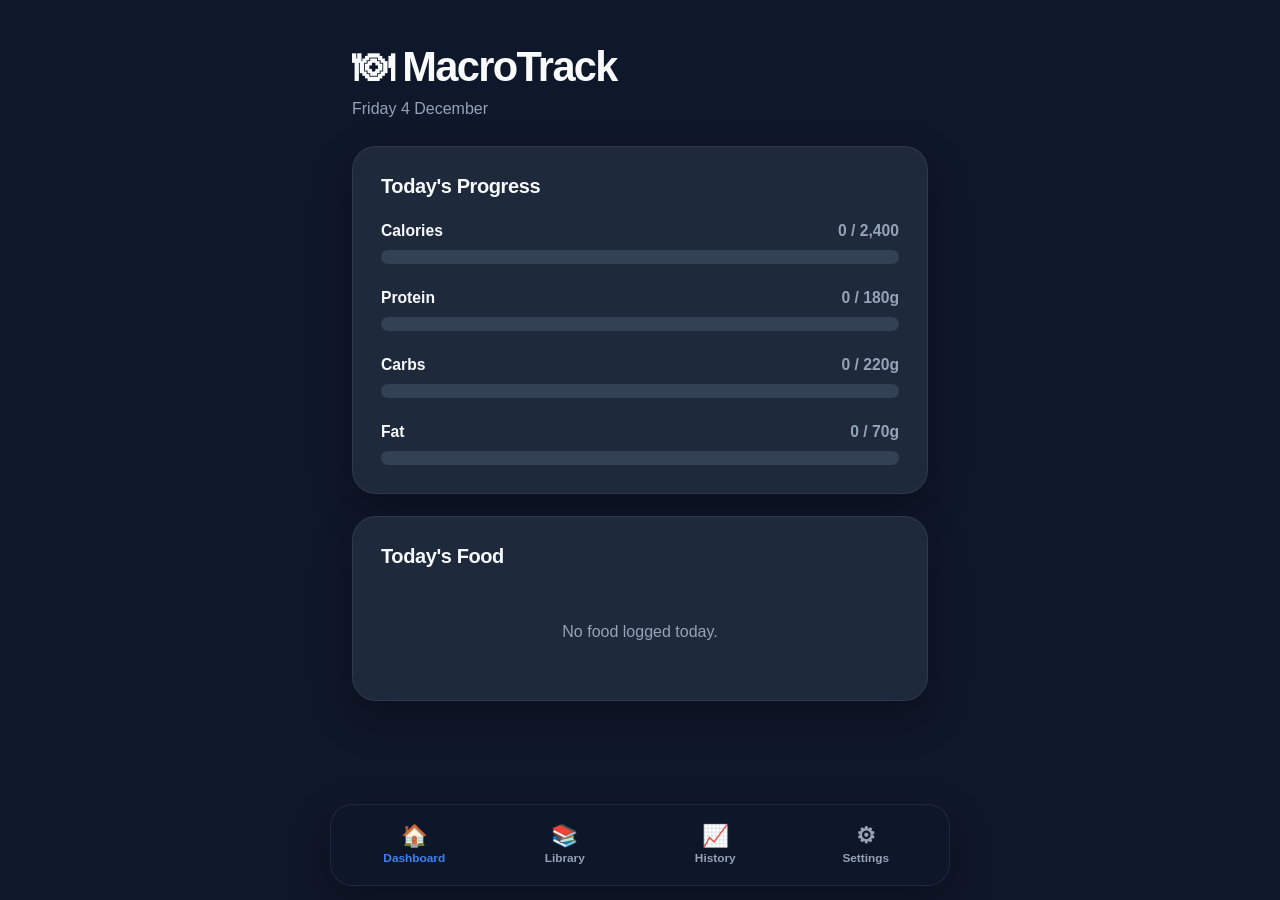
<file: index.html>
<!DOCTYPE html>
<html lang="en">

<head>

    <meta charset="UTF-8">

    <meta name="viewport" content="width=device-width, initial-scale=1.0">

    <title>MacroTrack</title>

    <link rel="stylesheet" href="./css/style.css">

    <link rel="manifest" href="./manifest.json">

    <link rel="apple-touch-icon" href="./icons/apple-touch-icon.png">

    <meta name="theme-color" content="#0f172a">

    <meta name="apple-mobile-web-app-capable" content="yes">

    <meta name="apple-mobile-web-app-status-bar-style" content="black-translucent">

    <meta name="apple-mobile-web-app-title" content="MacroTrack">

</head>

<body>

    <!-- ==========================
         INSTALL APP
    ========================== -->

    <section
        id="installSection"
        class="install-section"
        hidden>

        <div class="install-content">

            <div>

                <h2>Install MacroTrack</h2>

                <p>
                    Add MacroTrack to this device for faster access and offline use.
                </p>

            </div>

            <button
                type="button"
                id="installAppButton"
                class="install-button">

                Install App

            </button>

        </div>

        <p
            id="installMessage"
            class="install-message"
            aria-live="polite"></p>

    </section>

    <div class="app">

        <!-- HEADER -->

        <header>

            <h1>🍽 MacroTrack</h1>

            <p id="todayDate">
                Loading date...
            </p>

        </header>

        <!-- DAILY TOTALS -->

        <section class="card">

            <h2>Today's Progress</h2>

            <div class="macro">

                <div class="label">

                    <span>Calories</span>

                    <span id="caloriesText">
                        0 / 2400
                    </span>

                </div>

                <div class="progress">

                    <div
                        id="caloriesBar"
                        class="fill calories"></div>

                </div>

            </div>

            <div class="macro">

                <div class="label">

                    <span>Protein</span>

                    <span id="proteinText">
                        0 / 180g
                    </span>

                </div>

                <div class="progress">

                    <div
                        id="proteinBar"
                        class="fill protein"></div>

                </div>

            </div>

            <div class="macro">

                <div class="label">

                    <span>Carbs</span>

                    <span id="carbsText">
                        0 / 220g
                    </span>

                </div>

                <div class="progress">

                    <div
                        id="carbsBar"
                        class="fill carbs"></div>

                </div>

            </div>

            <div class="macro">

                <div class="label">

                    <span>Fat</span>

                    <span id="fatText">
                        0 / 70g
                    </span>

                </div>

                <div class="progress">

                    <div
                        id="fatBar"
                        class="fill fat"></div>

                </div>

            </div>

        </section>

        <!-- TODAY'S FOOD -->

        <section class="card">

            <h2>Today's Food</h2>

            <div id="foodLog">

                <p class="empty">

                    No food logged today.

                </p>

            </div>

        </section>

    </div>

    <!-- BOTTOM NAVIGATION -->

    <nav>

        <button id="dashboardButton">

            <div class="icon">🏠</div>

            <div>Dashboard</div>

        </button>

        <button id="libraryButton">

            <div class="icon">📚</div>

            <div>Library</div>

        </button>

        <button id="historyButton">

            <div class="icon">📈</div>

            <div>History</div>

        </button>

        <button id="settingsButton">

            <div class="icon">⚙</div>

            <div>Settings</div>

        </button>

    </nav>

    <script src="./js/storage.js"></script>
    <script src="./js/dashboard.js"></script>
    <script src="./js/app.js"></script>

</body>

</html>
</file>
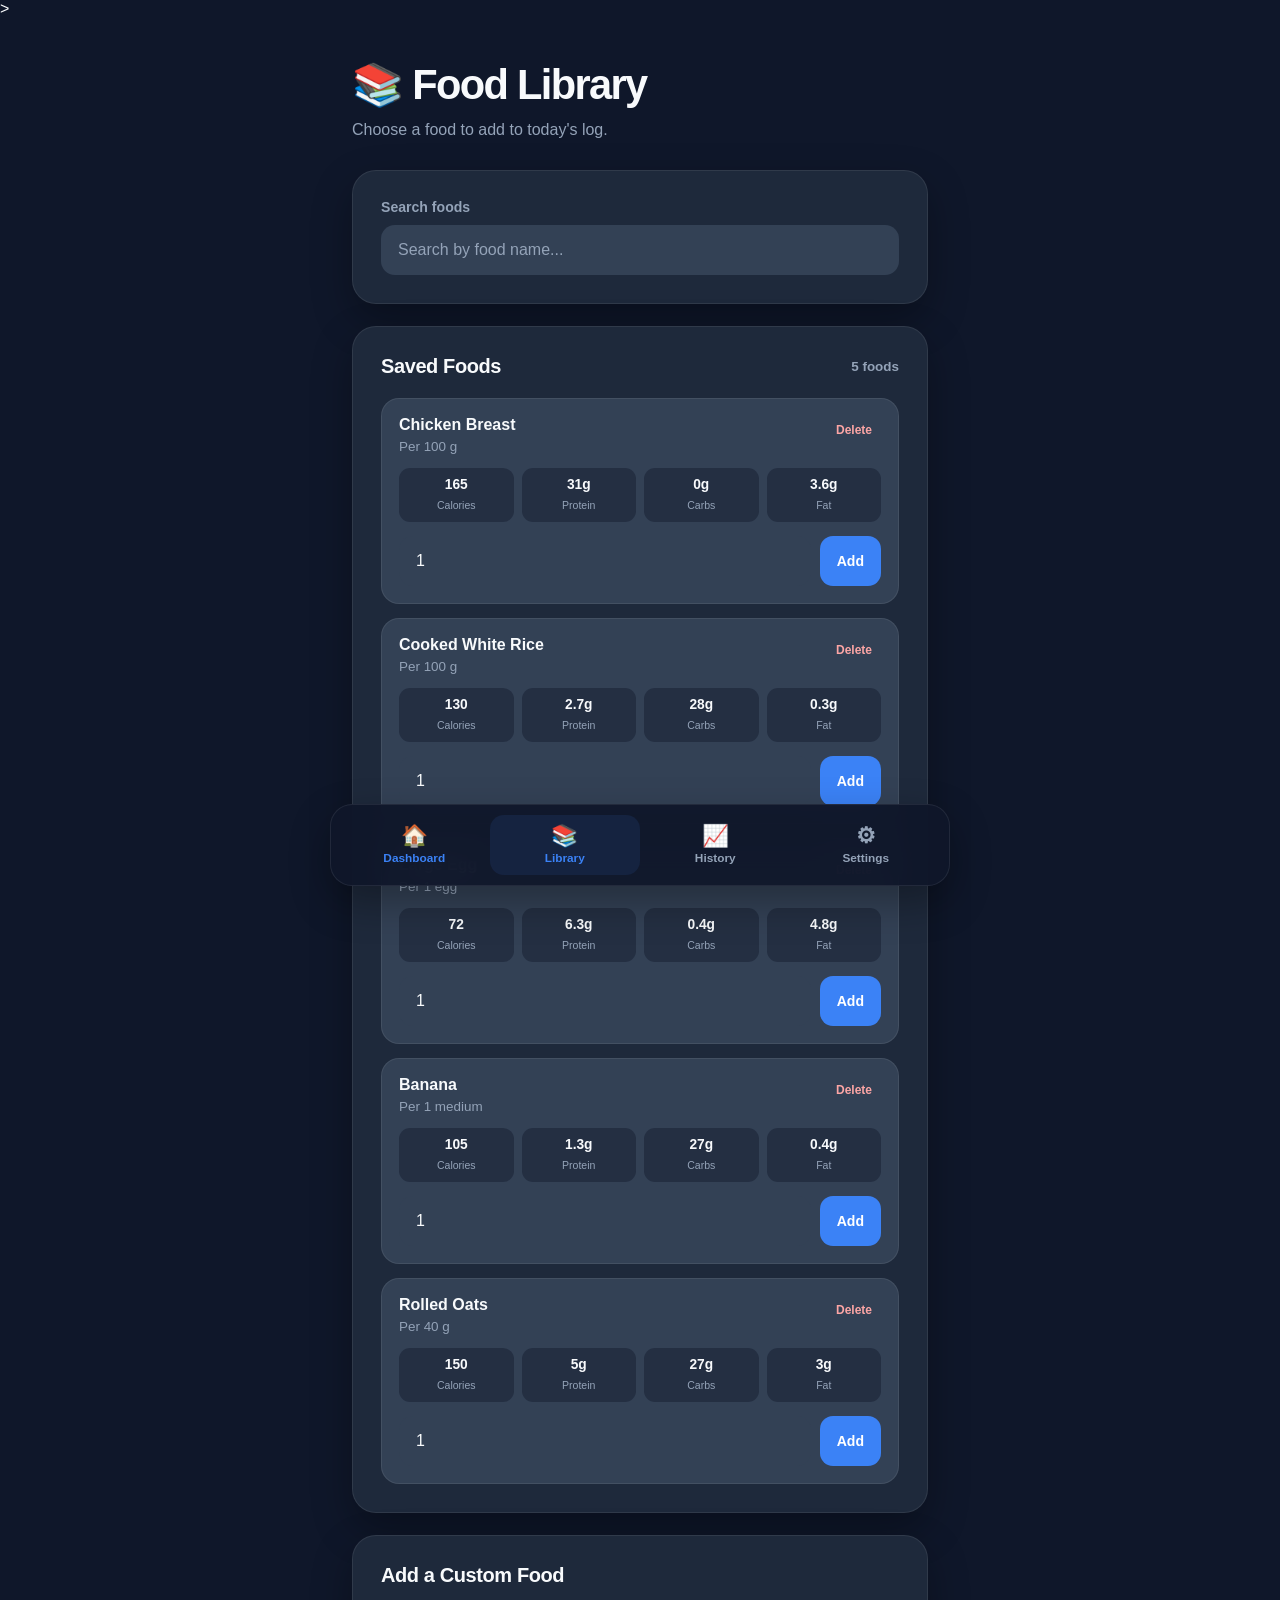
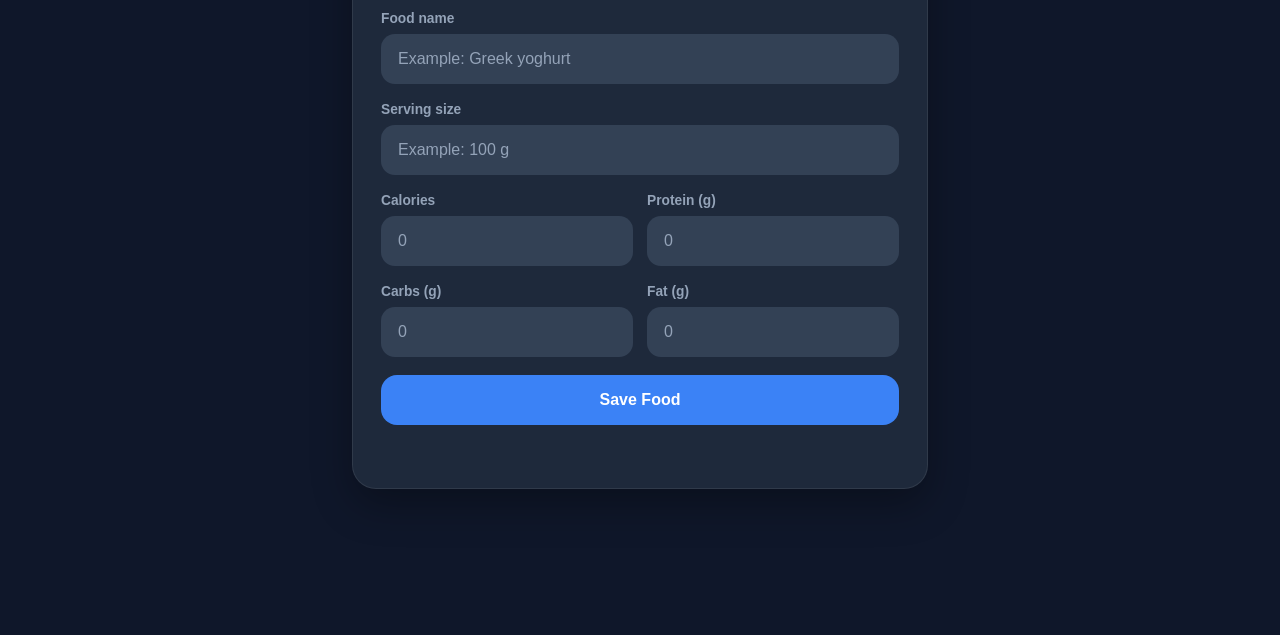
<file: food-library.html>
<!DOCTYPE html>
<html lang="en">

<head>
    <meta charset="UTF-8">

    <meta
        name="viewport"
        content="width=device-width, initial-scale=1.0"
    >

    <title>Food Library | MacroTrack</title>

    <link
        rel="stylesheet"
        href="css/style.css"
        <link rel="manifest" href="manifest.json">

        <link
    rel="apple-touch-icon"
    href="icons/apple-touch-icon.png"
>

<meta name="theme-color" content="#0f172a">

<meta
    name="apple-mobile-web-app-capable"
    content="yes"
>

<meta
    name="apple-mobile-web-app-status-bar-style"
    content="black-translucent"
>

<meta
    name="apple-mobile-web-app-title"
    content="MacroTrack"
>
    >
</head>

<body>

<div class="app">

    <!-- ==========================
         PAGE HEADER
    =========================== -->

    <header>
        <h1>📚 Food Library</h1>

        <p class="page-description">
            Choose a food to add to today's log.
        </p>
    </header>


    <!-- ==========================
         SEARCH
    =========================== -->

    <section class="card">

        <label
            class="input-label"
            for="foodSearch"
        >
            Search foods
        </label>

        <input
            type="search"
            id="foodSearch"
            placeholder="Search by food name..."
            autocomplete="off"
        >

    </section>


    <!-- ==========================
         FOOD LIST
    =========================== -->

    <section class="card">

        <div class="section-heading">

            <h2>Saved Foods</h2>

            <span id="foodCount">
                0 foods
            </span>

        </div>

        <div id="foodLibrary">

            <p class="empty">
                Loading foods...
            </p>

        </div>

    </section>


    <!-- ==========================
         ADD CUSTOM FOOD
    =========================== -->

    <section class="card">

        <h2>Add a Custom Food</h2>

        <form id="addFoodForm">

            <div class="form-group">

                <label for="foodName">
                    Food name
                </label>

                <input
                    type="text"
                    id="foodName"
                    placeholder="Example: Greek yoghurt"
                    required
                >

            </div>


            <div class="form-group">

                <label for="foodServing">
                    Serving size
                </label>

                <input
                    type="text"
                    id="foodServing"
                    placeholder="Example: 100 g"
                    required
                >

            </div>


            <div class="form-grid">

                <div class="form-group">

                    <label for="foodCalories">
                        Calories
                    </label>

                    <input
                        type="number"
                        id="foodCalories"
                        min="0"
                        step="0.1"
                        placeholder="0"
                        required
                    >

                </div>


                <div class="form-group">

                    <label for="foodProtein">
                        Protein (g)
                    </label>

                    <input
                        type="number"
                        id="foodProtein"
                        min="0"
                        step="0.1"
                        placeholder="0"
                        required
                    >

                </div>


                <div class="form-group">

                    <label for="foodCarbs">
                        Carbs (g)
                    </label>

                    <input
                        type="number"
                        id="foodCarbs"
                        min="0"
                        step="0.1"
                        placeholder="0"
                        required
                    >

                </div>


                <div class="form-group">

                    <label for="foodFat">
                        Fat (g)
                    </label>

                    <input
                        type="number"
                        id="foodFat"
                        min="0"
                        step="0.1"
                        placeholder="0"
                        required
                    >

                </div>

            </div>


            <button
                type="submit"
                class="primary-button"
            >
                Save Food
            </button>

            <p
                id="formMessage"
                class="form-message"
                aria-live="polite"
            ></p>

        </form>

    </section>

</div>


<!-- ==========================
     BOTTOM NAVIGATION
========================== -->

<nav>

    <button id="dashboardButton">

        <div class="icon">🏠</div>

        <div>Dashboard</div>

    </button>


    <button
        id="libraryButton"
        class="active"
    >

        <div class="icon">📚</div>

        <div>Library</div>

    </button>


    <button id="historyButton">

        <div class="icon">📈</div>

        <div>History</div>

    </button>


    <button id="settingsButton">

        <div class="icon">⚙</div>

        <div>Settings</div>

    </button>

</nav>


<script src="js/storage.js"></script>
<script src="js/foods.js"></script>
<script src="js/app.js"></script>

</body>

</html>
</file>
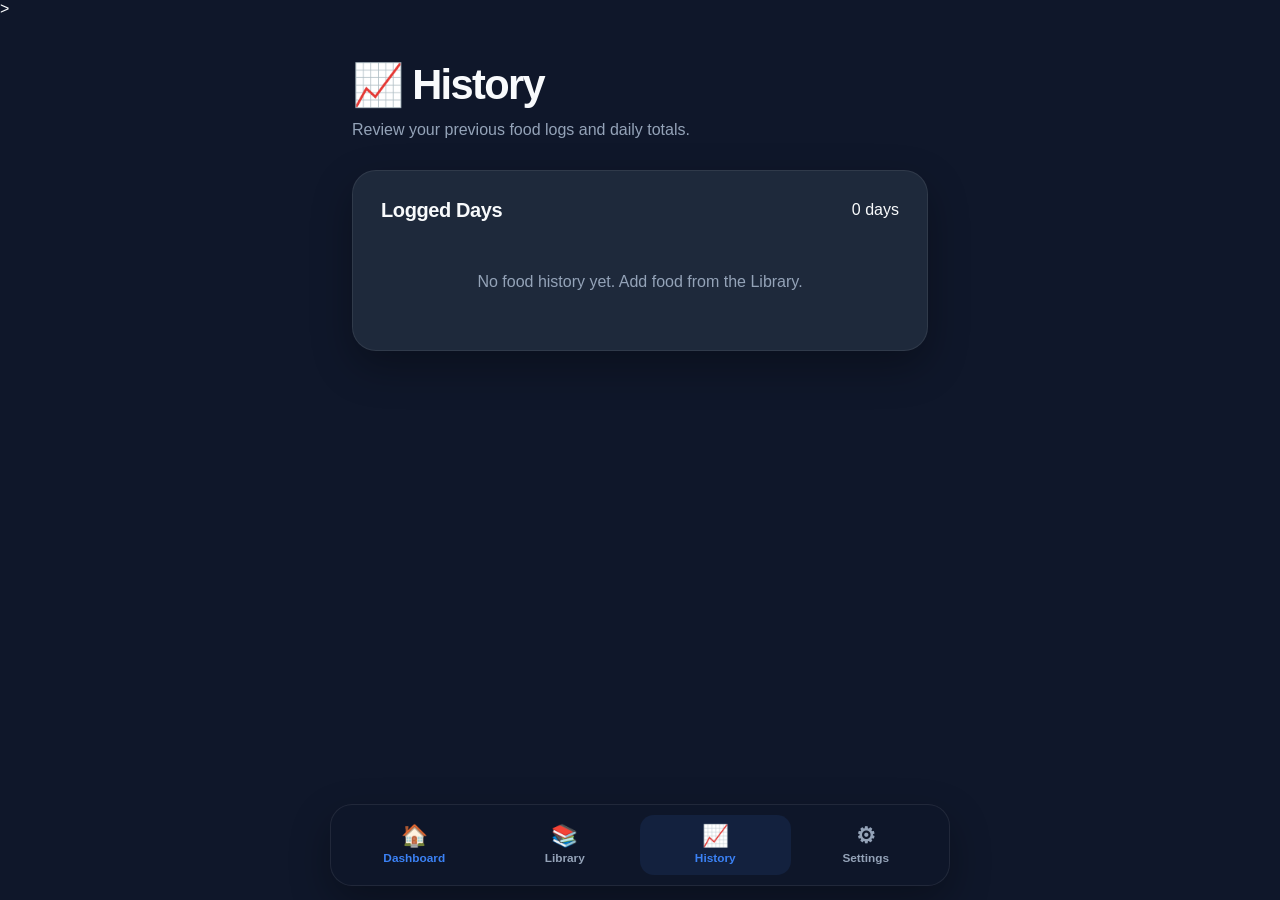
<file: history.html>
<!DOCTYPE html>
<html lang="en">

<head>
    <meta charset="UTF-8">

    <meta
        name="viewport"
        content="width=device-width, initial-scale=1.0"
    >

    <title>History | MacroTrack</title>

    <link
        rel="stylesheet"
        href="css/style.css"
        <link rel="manifest" href="manifest.json">

<meta name="theme-color" content="#0f172a">

<meta
    name="apple-mobile-web-app-capable"
    content="yes"
>

<meta
    name="apple-mobile-web-app-status-bar-style"
    content="black-translucent"
>

<meta
    name="apple-mobile-web-app-title"
    content="MacroTrack"
><link
    rel="apple-touch-icon"
    href="icons/apple-touch-icon.png"
>
    >
</head>

<body>

<div class="app">

    <!-- ==========================
         PAGE HEADER
    =========================== -->

    <header>
        <h1>📈 History</h1>

        <p class="page-description">
            Review your previous food logs and daily totals.
        </p>
    </header>


    <!-- ==========================
         HISTORY SUMMARY
    =========================== -->

    <section class="card">

        <div class="section-heading">

            <h2>Logged Days</h2>

            <span id="historyCount">
                0 days
            </span>

        </div>

        <div id="historyList">

            <p class="empty">
                Loading history...
            </p>

        </div>

    </section>

</div>


<!-- ==========================
     BOTTOM NAVIGATION
========================== -->

<nav>

    <button id="dashboardButton">

        <div class="icon">🏠</div>

        <div>Dashboard</div>

    </button>


    <button id="libraryButton">

        <div class="icon">📚</div>

        <div>Library</div>

    </button>


    <button
        id="historyButton"
        class="active"
    >

        <div class="icon">📈</div>

        <div>History</div>

    </button>


    <button id="settingsButton">

        <div class="icon">⚙</div>

        <div>Settings</div>

    </button>

</nav>


<script src="js/storage.js"></script>
<script src="js/history.js"></script>
<script src="js/app.js"></script>

</body>

</html>
</file>
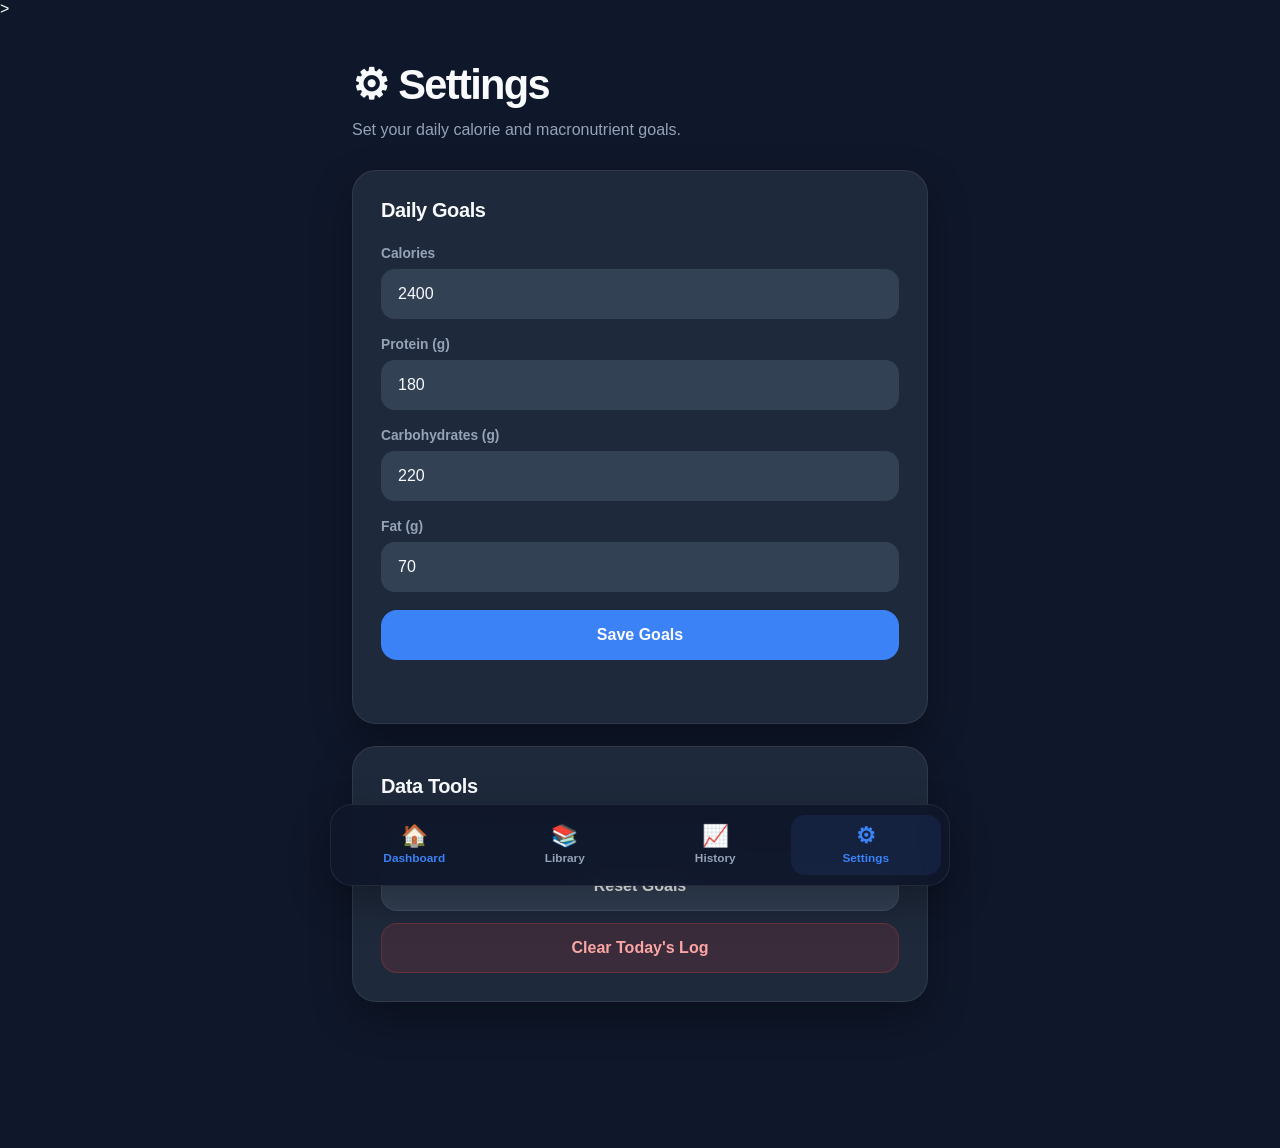
<file: settings.html>
<!DOCTYPE html>
<html lang="en">

<head>
    <meta charset="UTF-8">

    <meta
        name="viewport"
        content="width=device-width, initial-scale=1.0"
    >

    <title>Settings | MacroTrack</title>

    <link
        rel="stylesheet"
        href="css/style.css"
        <link rel="manifest" href="manifest.json">

<meta name="theme-color" content="#0f172a">

<meta
    name="apple-mobile-web-app-capable"
    content="yes"
>

<meta
    name="apple-mobile-web-app-status-bar-style"
    content="black-translucent"
>

<meta
    name="apple-mobile-web-app-title"
    content="MacroTrack"
>
<link
    rel="apple-touch-icon"
    href="icons/apple-touch-icon.png"
>
    >
</head>

<body>

<div class="app">

    <!-- ==========================
         PAGE HEADER
    =========================== -->

    <header>
        <h1>⚙ Settings</h1>

        <p class="page-description">
            Set your daily calorie and macronutrient goals.
        </p>
    </header>


    <!-- ==========================
         DAILY GOALS
    =========================== -->

    <section class="card">

        <h2>Daily Goals</h2>

        <form id="settingsForm">

            <div class="form-group">

                <label for="calorieGoal">
                    Calories
                </label>

                <input
                    type="number"
                    id="calorieGoal"
                    min="1"
                    step="1"
                    required
                >

            </div>


            <div class="form-group">

                <label for="proteinGoal">
                    Protein (g)
                </label>

                <input
                    type="number"
                    id="proteinGoal"
                    min="1"
                    step="1"
                    required
                >

            </div>


            <div class="form-group">

                <label for="carbsGoal">
                    Carbohydrates (g)
                </label>

                <input
                    type="number"
                    id="carbsGoal"
                    min="1"
                    step="1"
                    required
                >

            </div>


            <div class="form-group">

                <label for="fatGoal">
                    Fat (g)
                </label>

                <input
                    type="number"
                    id="fatGoal"
                    min="1"
                    step="1"
                    required
                >

            </div>


            <button
                type="submit"
                class="primary-button"
            >
                Save Goals
            </button>

            <p
                id="settingsMessage"
                class="form-message"
                aria-live="polite"
            ></p>

        </form>

    </section>


    <!-- ==========================
         DATA TOOLS
    =========================== -->

    <section class="card">

        <h2>Data Tools</h2>

        <p class="settings-warning">
            These actions affect information saved in this browser.
        </p>

        <div class="settings-actions">

            <button
                type="button"
                id="resetGoalsButton"
                class="secondary-button"
            >
                Reset Goals
            </button>

            <button
                type="button"
                id="clearTodayButton"
                class="danger-button"
            >
                Clear Today's Log
            </button>

        </div>

    </section>

</div>


<!-- ==========================
     BOTTOM NAVIGATION
========================== -->

<nav>

    <button id="dashboardButton">

        <div class="icon">🏠</div>

        <div>Dashboard</div>

    </button>


    <button id="libraryButton">

        <div class="icon">📚</div>

        <div>Library</div>

    </button>


    <button id="historyButton">

        <div class="icon">📈</div>

        <div>History</div>

    </button>


    <button
        id="settingsButton"
        class="active"
    >

        <div class="icon">⚙</div>

        <div>Settings</div>

    </button>

</nav>


<script src="js/storage.js"></script>
<script src="js/settings.js"></script>
<script src="js/app.js"></script>

</body>

</html>
</file>
<file: css/style.css>
/* ==========================================
   MacroTrack
   Step 3 — Main Stylesheet
========================================== */

/* ---------- RESET ---------- */

* {
    margin: 0;
    padding: 0;
    box-sizing: border-box;
}

:root {
    --background: #0f172a;
    --surface: #1e293b;
    --surface-light: #334155;
    --surface-hover: #475569;

    --text-primary: #f8fafc;
    --text-secondary: #94a3b8;

    --blue: #3b82f6;
    --green: #22c55e;
    --orange: #f59e0b;
    --pink: #ec4899;

    --border: rgba(255, 255, 255, 0.08);
    --shadow: 0 16px 40px rgba(0, 0, 0, 0.3);

    --nav-height: 82px;
}

html {
    background: var(--background);
}

body {
    min-height: 100vh;
    background: var(--background);
    color: var(--text-primary);

    font-family:
        -apple-system,
        BlinkMacSystemFont,
        "Segoe UI",
        Roboto,
        Helvetica,
        Arial,
        sans-serif;

    -webkit-font-smoothing: antialiased;
}

/* ---------- MAIN APP ---------- */

.app {
    width: 100%;
    max-width: 620px;

    margin: 0 auto;

    padding:
        28px
        22px
        calc(var(--nav-height) + 42px);
}

/* ---------- HEADER ---------- */

header {
    margin-bottom: 28px;
}

header h1 {
    font-size: clamp(2rem, 8vw, 2.6rem);
    line-height: 1.1;
    letter-spacing: -0.04em;

    margin-bottom: 10px;
}

#todayDate {
    color: var(--text-secondary);
    font-size: 1rem;
    font-weight: 500;
}

/* ---------- CARDS ---------- */

.card {
    background: var(--surface);

    border: 1px solid var(--border);
    border-radius: 24px;

    padding: 24px;
    margin-bottom: 22px;

    box-shadow: var(--shadow);
}

.card h2 {
    font-size: 1.25rem;
    letter-spacing: -0.02em;
    margin-bottom: 24px;
}

/* ---------- MACRO ROWS ---------- */

.macro {
    margin-bottom: 25px;
}

.macro:last-child {
    margin-bottom: 0;
}

.label {
    display: flex;
    align-items: center;
    justify-content: space-between;

    gap: 16px;

    margin-bottom: 10px;

    font-size: 0.98rem;
    font-weight: 650;
}

.label span:last-child {
    color: var(--text-secondary);
    font-weight: 600;
    text-align: right;
}

/* ---------- PROGRESS BARS ---------- */

.progress {
    width: 100%;
    height: 14px;

    overflow: hidden;

    background: var(--surface-light);
    border-radius: 999px;
}

.fill {
    width: 0%;
    height: 100%;

    border-radius: inherit;

    transition:
        width 0.45s ease,
        filter 0.2s ease;
}

.calories {
    background: var(--blue);
}

.protein {
    background: var(--green);
}

.carbs {
    background: var(--orange);
}

.fat {
    background: var(--pink);
}

/* ---------- TODAY'S FOOD ---------- */

#foodLog {
    display: grid;
    gap: 12px;
}

.empty {
    color: var(--text-secondary);
    text-align: center;

    padding: 28px 12px;

    line-height: 1.5;
}

.food-item {
    display: flex;
    align-items: center;
    justify-content: space-between;

    gap: 16px;

    background: var(--surface-light);

    border-radius: 17px;

    padding: 16px;
}

.food-item-details {
    min-width: 0;
}

.food-item-name {
    font-weight: 700;
    margin-bottom: 5px;

    white-space: nowrap;
    overflow: hidden;
    text-overflow: ellipsis;
}

.food-item-macros {
    color: var(--text-secondary);
    font-size: 0.86rem;
    line-height: 1.4;
}

/* ---------- BUTTONS ---------- */

button {
    font: inherit;
    border: none;
    cursor: pointer;

    -webkit-tap-highlight-color: transparent;
}

button:focus-visible {
    outline: 3px solid rgba(59, 130, 246, 0.55);
    outline-offset: 3px;
}

/* ---------- BOTTOM NAVIGATION ---------- */

nav {
    position: fixed;
    z-index: 100;

    left: 50%;
    bottom: 0;

    transform: translateX(-50%);

    width: 100%;
    max-width: 620px;
    min-height: var(--nav-height);

    display: grid;
    grid-template-columns: repeat(4, 1fr);

    padding:
        10px
        8px
        max(10px, env(safe-area-inset-bottom));

    background: rgba(15, 23, 42, 0.94);

    border-top: 1px solid var(--border);

    backdrop-filter: blur(18px);
    -webkit-backdrop-filter: blur(18px);
}

nav button {
    display: flex;
    flex-direction: column;
    align-items: center;
    justify-content: center;

    gap: 5px;

    min-width: 0;

    padding: 8px 4px;

    background: transparent;
    color: var(--text-secondary);

    border-radius: 14px;

    font-size: 0.74rem;
    font-weight: 650;

    transition:
        background 0.2s ease,
        color 0.2s ease,
        transform 0.2s ease;
}

nav button:hover {
    background: rgba(255, 255, 255, 0.06);
    color: var(--text-primary);
}

nav button:active {
    transform: scale(0.95);
}

nav button:first-child {
    color: var(--blue);
}

nav .icon {
    font-size: 1.35rem;
    line-height: 1;
}

/* ---------- GENERAL FORM STYLES FOR LATER ---------- */

input,
select {
    width: 100%;

    padding: 15px 16px;

    background: var(--surface-light);
    color: var(--text-primary);

    border: 1px solid transparent;
    border-radius: 14px;

    font: inherit;
}

input::placeholder {
    color: var(--text-secondary);
}

input:focus,
select:focus {
    border-color: var(--blue);
    outline: none;
}

.primary-button {
    width: 100%;

    padding: 16px 18px;

    background: var(--blue);
    color: white;

    border-radius: 16px;

    font-weight: 750;

    transition:
        filter 0.2s ease,
        transform 0.2s ease;
}

.primary-button:hover {
    filter: brightness(1.08);
}

.primary-button:active {
    transform: scale(0.98);
}

/* ---------- SMALL MOBILE SCREENS ---------- */

/* ==========================================
   FOOD LIBRARY
========================================== */

.page-description {
    color: var(--text-secondary);
    font-size: 1rem;
    line-height: 1.5;
}

.input-label {
    display: block;
    margin-bottom: 10px;

    color: var(--text-secondary);

    font-size: 0.88rem;
    font-weight: 700;
}

.section-heading {
    display: flex;
    align-items: center;
    justify-content: space-between;

    gap: 16px;

    margin-bottom: 20px;
}

.section-heading h2 {
    margin-bottom: 0;
}

#foodCount {
    color: var(--text-secondary);

    font-size: 0.84rem;
    font-weight: 700;
}


/* ---------- FOOD LIBRARY LIST ---------- */

#foodLibrary {
    display: grid;
    gap: 14px;
}

.library-food-item {
    display: grid;
    gap: 14px;

    padding: 17px;

    background: var(--surface-light);

    border: 1px solid var(--border);
    border-radius: 18px;
}

.library-food-header {
    display: flex;
    align-items: flex-start;
    justify-content: space-between;

    gap: 14px;
}

.library-food-name {
    margin-bottom: 5px;

    font-size: 1rem;
    font-weight: 750;
}

.library-food-serving {
    color: var(--text-secondary);

    font-size: 0.84rem;
}

.library-food-macros {
    display: grid;
    grid-template-columns: repeat(4, 1fr);

    gap: 8px;
}

.macro-value {
    padding: 9px 5px;

    background: rgba(15, 23, 42, 0.42);

    border-radius: 11px;

    text-align: center;
}

.macro-value strong {
    display: block;

    margin-bottom: 3px;

    font-size: 0.86rem;
}

.macro-value span {
    color: var(--text-secondary);

    font-size: 0.66rem;
}

.library-food-actions {
    display: grid;
    grid-template-columns: 1fr auto;

    gap: 9px;
}

.quantity-input {
    min-width: 0;
}

.add-food-button {
    padding: 12px 17px;

    background: var(--blue);
    color: white;

    border-radius: 13px;

    font-size: 0.88rem;
    font-weight: 750;
}

.delete-library-food {
    flex-shrink: 0;

    padding: 7px 9px;

    background: transparent;
    color: #fca5a5;

    border-radius: 9px;

    font-size: 0.75rem;
    font-weight: 700;
}


/* ---------- CUSTOM FOOD FORM ---------- */

.form-group {
    margin-bottom: 18px;
}

.form-group label {
    display: block;

    margin-bottom: 8px;

    color: var(--text-secondary);

    font-size: 0.86rem;
    font-weight: 700;
}

.form-grid {
    display: grid;
    grid-template-columns: repeat(2, 1fr);

    gap: 0 14px;
}

.form-message {
    min-height: 22px;

    margin-top: 13px;

    text-align: center;

    color: var(--green);

    font-size: 0.86rem;
    font-weight: 650;
}

.form-message.error {
    color: #fca5a5;
}


/* ---------- ACTIVE NAVIGATION ---------- */

nav button.active {
    color: var(--blue);
    background: rgba(59, 130, 246, 0.1);
}

/* ==========================================
   HISTORY PAGE
========================================== */

#historyList {
    display: grid;
    gap: 16px;
}

.history-day {
    overflow: hidden;

    background: var(--surface-light);

    border: 1px solid var(--border);
    border-radius: 18px;
}

.history-day-header {
    display: flex;
    align-items: center;
    justify-content: space-between;

    gap: 14px;

    width: 100%;

    padding: 17px;

    background: transparent;
    color: var(--text-primary);

    text-align: left;
}

.history-date {
    font-size: 1rem;
    font-weight: 750;
}

.history-calories {
    color: var(--text-secondary);

    font-size: 0.86rem;
    font-weight: 700;
}

.history-summary {
    display: grid;
    grid-template-columns: repeat(4, 1fr);

    gap: 8px;

    padding: 0 17px 17px;
}

.history-foods {
    display: none;

    padding: 0 17px 17px;
}

.history-day.open .history-foods {
    display: grid;
    gap: 9px;
}

.history-food-entry {
    display: flex;
    align-items: flex-start;
    justify-content: space-between;

    gap: 16px;

    padding: 12px;

    background: rgba(15, 23, 42, 0.42);

    border-radius: 12px;
}

.history-food-name {
    font-weight: 700;
}

.history-food-serving {
    margin-top: 4px;

    color: var(--text-secondary);

    font-size: 0.78rem;
}

.history-food-calories {
    flex-shrink: 0;

    color: var(--text-secondary);

    font-size: 0.82rem;
    font-weight: 700;
}

.history-toggle {
    color: var(--blue);

    font-size: 0.78rem;
    font-weight: 750;
}
/* ==========================================
   SETTINGS PAGE
========================================== */

.settings-warning {
    margin-bottom: 18px;

    color: var(--text-secondary);

    font-size: 0.9rem;
    line-height: 1.5;
}

.settings-actions {
    display: grid;
    gap: 12px;
}

.secondary-button,
.danger-button {
    width: 100%;

    padding: 15px 18px;

    border-radius: 16px;

    font-weight: 750;

    transition:
        filter 0.2s ease,
        transform 0.2s ease;
}

.secondary-button {
    background: var(--surface-light);
    color: var(--text-primary);

    border: 1px solid var(--border);
}

.danger-button {
    background: rgba(239, 68, 68, 0.14);
    color: #fca5a5;

    border: 1px solid rgba(239, 68, 68, 0.24);
}

.secondary-button:hover,
.danger-button:hover {
    filter: brightness(1.12);
}

.secondary-button:active,
.danger-button:active {
    transform: scale(0.98);
}

@media (max-width: 430px) 

.install-content {
    align-items: stretch;
    flex-direction: column;
}

.install-button {
    width: 100%;
}

.history-summary {
    grid-template-columns: repeat(2, 1fr);
}
{
    .app {
        padding:
            20px
            15px
            calc(var(--nav-height) + 32px);
    }

    .card {
        padding: 19px;
        border-radius: 21px;
    }

    .label {
        font-size: 0.92rem;
    }

    nav button {
        font-size: 0.68rem;
    }

    nav .icon {
        font-size: 1.25rem;
    }
}

/* ==========================================
   INSTALL APP
========================================== */

.install-section {
    margin-bottom: 20px;
    padding: 18px;

    background:
        linear-gradient(
            135deg,
            rgba(37, 99, 235, 0.18),
            rgba(59, 130, 246, 0.08)
        );

    border: 1px solid rgba(59, 130, 246, 0.3);
    border-radius: 18px;
}

.install-section[hidden] {
    display: none;
}

.install-content {
    display: flex;
    align-items: center;
    justify-content: space-between;

    gap: 18px;
}

.install-content h2 {
    margin-bottom: 5px;
}

.install-content p {
    color: var(--text-secondary);

    font-size: 0.88rem;
    line-height: 1.5;
}

.install-button {
    flex-shrink: 0;

    padding: 12px 18px;

    background: var(--blue);
    color: white;

    border: none;
    border-radius: 14px;

    font-weight: 750;

    cursor: pointer;

    transition:
        filter 0.2s ease,
        transform 0.2s ease;
}

.install-button:hover {
    filter: brightness(1.1);
}

.install-button:active {
    transform: scale(0.97);
}

.install-button:disabled {
    cursor: default;
    opacity: 0.65;
}

.install-message {
    min-height: 0;
    margin-top: 10px;

    color: var(--text-secondary);

    font-size: 0.82rem;
}

/* ---------- LARGE SCREENS ---------- */

@media (min-width: 700px) {
    .app {
        padding-top: 44px;
    }

    .card {
        padding: 28px;
    }

    nav {
        bottom: 14px;
        border: 1px solid var(--border);
        border-radius: 22px;
        box-shadow: var(--shadow);
    }
}

/* ---------- REDUCED MOTION ---------- */

@media (prefers-reduced-motion: reduce) {
    *,
    *::before,
    *::after {
        scroll-behavior: auto !important;
        transition: none !important;
        animation: none !important;
    }
}
/* ---------- REMOVE FOOD BUTTON ---------- */

.remove-food-button {
    flex-shrink: 0;

    padding: 9px 12px;

    background: rgba(239, 68, 68, 0.14);
    color: #fca5a5;

    border: 1px solid rgba(239, 68, 68, 0.2);
    border-radius: 11px;

    font-size: 0.78rem;
    font-weight: 700;

    transition:
        background 0.2s ease,
        transform 0.2s ease;
}

.remove-food-button:hover {
    background: rgba(239, 68, 68, 0.24);
}

.remove-food-button:active {
    transform: scale(0.96);
}
</file>
